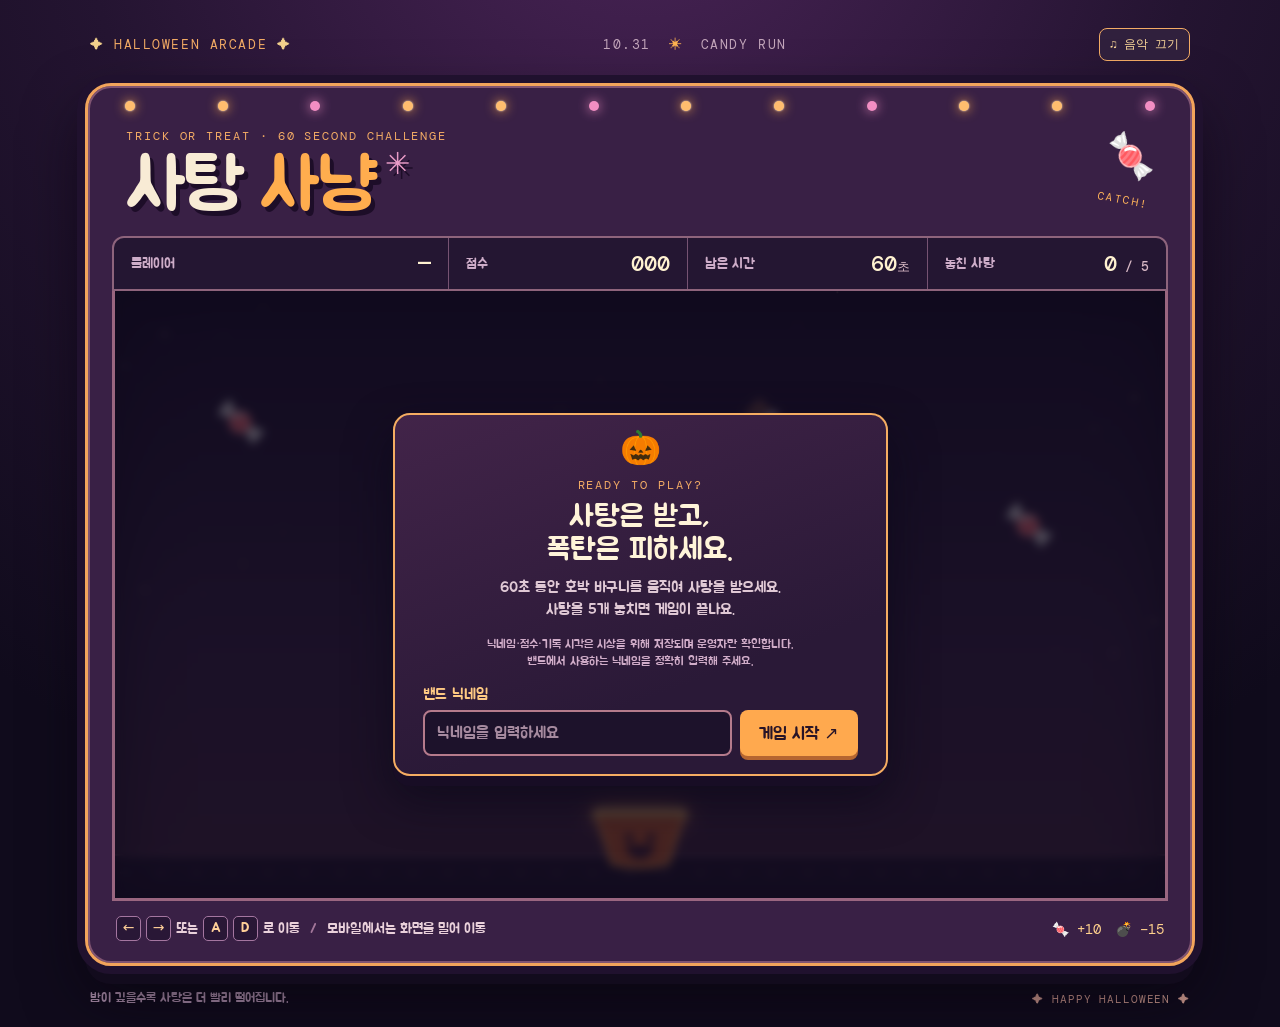
<file: index.html>
<!doctype html>
<html lang="ko">
<head>
  <meta charset="utf-8">
  <meta name="viewport" content="width=device-width, initial-scale=1, viewport-fit=cover">
  <meta name="theme-color" content="#100b1c">
  <meta name="description" content="하늘에서 떨어지는 핼러윈 사탕을 호박 바구니에 받아 보세요.">
  <title>사탕 사냥 — 핼러윈 게임</title>
  <link rel="icon" type="image/svg+xml" href="data:image/svg+xml,%3Csvg xmlns='http://www.w3.org/2000/svg' viewBox='0 0 64 64'%3E%3Crect width='64' height='64' rx='14' fill='%23170c29'/%3E%3Ctext x='32' y='47' text-anchor='middle' font-size='42'%3E%F0%9F%8E%83%3C/text%3E%3C/svg%3E">
  <link rel="stylesheet" href="./style.css?v=3">
  <script type="module" src="./game.js?v=4"></script>
</head>
<body>
  <main class="shell">
    <header class="masthead">
      <div class="brand"><span class="brand-icon" aria-hidden="true">✦</span> HALLOWEEN ARCADE <span class="brand-icon" aria-hidden="true">✦</span></div>
      <div class="masthead-side">10.31 <span aria-hidden="true">✳</span> CANDY RUN</div>
      <button class="music-toggle" id="music-toggle" type="button">♫ 음악 끄기</button>
    </header>

    <section class="machine" aria-label="사탕 사냥 게임">
      <div class="machine-top"><span class="bulb"></span><span class="bulb"></span><span class="bulb"></span><span class="bulb"></span><span class="bulb"></span><span class="bulb"></span><span class="bulb"></span><span class="bulb"></span><span class="bulb"></span><span class="bulb"></span><span class="bulb"></span><span class="bulb"></span></div>
      <div class="title-row">
        <div><div class="eyebrow">TRICK OR TREAT · 60 SECOND CHALLENGE</div><h1>사탕 <em>사냥</em><span class="title-spark" aria-hidden="true">✳</span></h1></div>
        <div class="title-stamp" aria-hidden="true">🍬<br><span>CATCH!</span></div>
      </div>

      <div class="hud" aria-live="polite">
        <div class="hud-item"><span class="hud-label">플레이어</span><strong id="player-name">—</strong></div>
        <div class="hud-item"><span class="hud-label">점수</span><strong id="score">000</strong></div>
        <div class="hud-item"><span class="hud-label">남은 시간</span><strong id="time">60<span class="unit">초</span></strong></div>
        <div class="hud-item"><span class="hud-label">놓친 사탕</span><strong id="misses">0<span class="unit"> / 5</span></strong></div>
      </div>

      <div class="screen-wrap">
        <canvas id="game" width="900" height="520" aria-label="사탕과 폭탄이 떨어지는 게임 화면"></canvas>
        <div class="screen-vignette" aria-hidden="true"></div>
        <div id="start-panel" class="overlay">
          <div class="card">
            <span class="card-icon" aria-hidden="true">🎃</span>
            <div class="card-kicker">READY TO PLAY?</div>
            <h2>사탕은 받고,<br>폭탄은 피하세요.</h2>
            <p>60초 동안 호박 바구니를 움직여 사탕을 받으세요.<br>사탕을 5개 놓치면 게임이 끝나요.</p>
            <p class="record-notice">닉네임·점수·기록 시각은 시상을 위해 저장되며 운영자만 확인합니다.<br>밴드에서 사용하는 닉네임을 정확히 입력해 주세요.</p><p id="start-status" role="status"></p><form id="start-form">
              <label for="nickname">밴드 닉네임</label>
              <div class="form-row"><input id="nickname" name="nickname" type="text" maxlength="16" autocomplete="nickname" placeholder="닉네임을 입력하세요" required><button type="submit">게임 시작 <span aria-hidden="true">↗</span></button></div>
            </form>
          </div>
        </div>
        <div id="end-panel" class="overlay hidden" role="dialog" aria-modal="true" aria-labelledby="end-title">
          <div class="card end-card">
            <span class="card-icon" aria-hidden="true">🍬</span>
            <div class="card-kicker">GAME OVER</div>
            <h2 id="end-title">사탕 수확 완료!</h2>
            <p id="end-summary"></p>
            <div class="final-score"><span>최종 점수</span><strong id="final-score">0</strong></div>
            <p class="coin-award" id="coin-award" role="status">0코인 적립하세요</p>
            <p id="save-status" role="status"></p><button type="button" id="retry-save" class="again-button" hidden>기록 다시 저장</button><button type="button" id="again-button" class="again-button">다시 도전하기 <span aria-hidden="true">↗</span></button>
          </div>
        </div>
      </div>

      <div class="machine-bottom">
        <div class="instructions"><span class="keycap">←</span><span class="keycap">→</span> 또는 <span class="keycap">A</span><span class="keycap">D</span>로 이동 <span class="divider">/</span> 모바일에서는 화면을 밀어 이동</div>
        <div class="legend"><span>🍬 +10</span><span>💣 −15</span></div>
      </div>
      <div class="touch-controls" aria-label="모바일 이동 버튼"><button type="button" id="left-button" aria-label="왼쪽으로 이동">←</button><span>바구니 이동</span><button type="button" id="right-button" aria-label="오른쪽으로 이동">→</button></div>
    </section>
    <footer><span>밤이 깊을수록 사탕은 더 빨리 떨어집니다.</span><span>✦ HAPPY HALLOWEEN ✦</span></footer>
  </main>
</body>
</html>
</file>
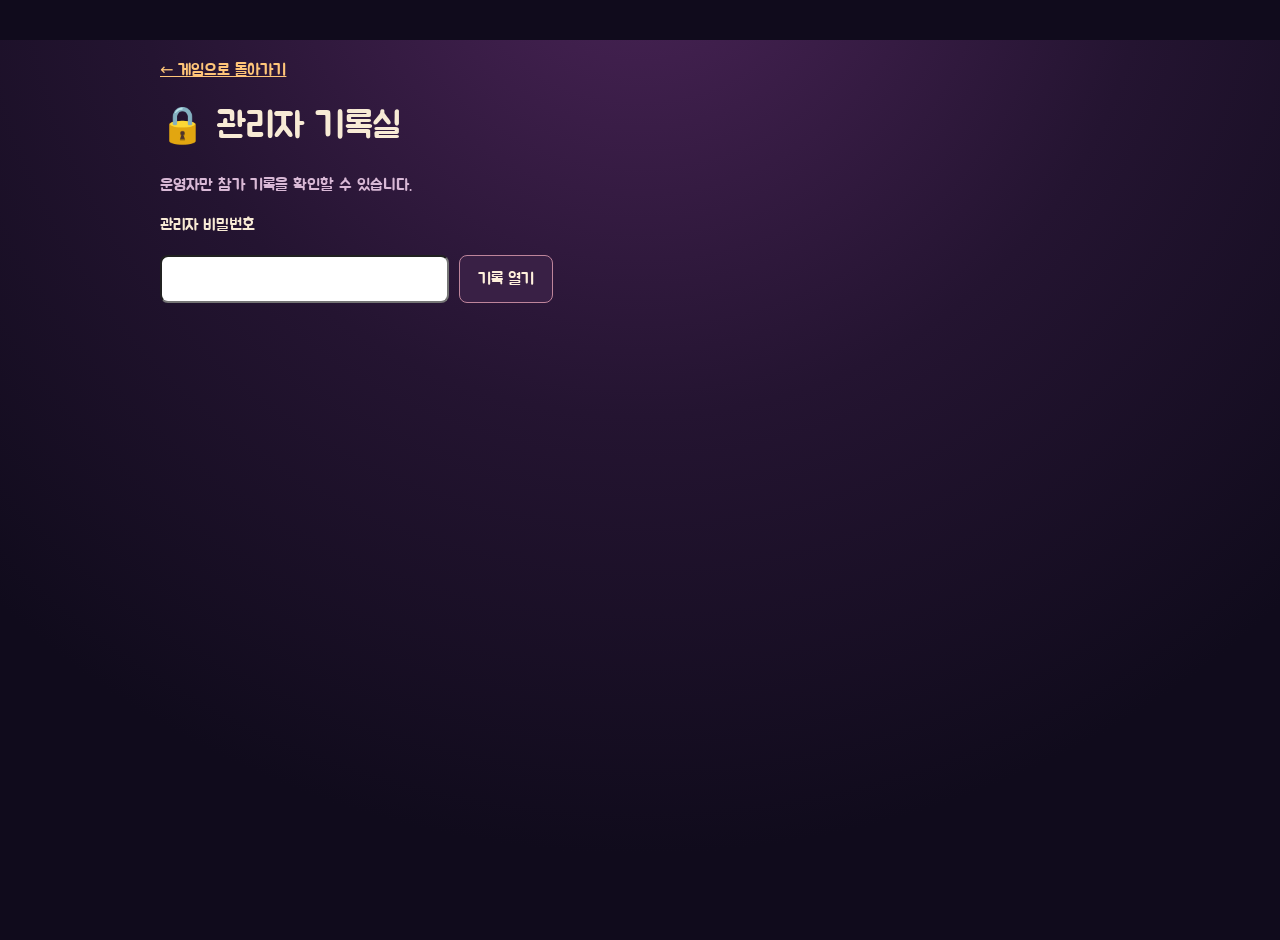
<file: records.html>
<!doctype html><html lang="ko"><head><meta charset="utf-8"><meta name="viewport" content="width=device-width,initial-scale=1"><meta name="robots" content="noindex,nofollow"><title>관리자 기록실 | 사탕 사냥</title><link rel="icon" href="./favicon.svg"><link rel="stylesheet" href="./style.css"><style>
.records-shell{max-width:1000px;margin:40px auto;padding:20px}.records-shell h1{font-size:36px}.records-shell a{color:#ffc679}.records-note{color:#d9b9d6;line-height:1.6}.toolbar{display:flex;gap:10px;flex-wrap:wrap;margin:20px 0}.toolbar button,#more{padding:12px 18px;background:#392045;border:1px solid #be859b;border-radius:8px;color:#fff0dc;font-size:16px}.toolbar button[aria-pressed=true]{background:#ffab51;color:#281427}.table-wrap{overflow:auto;border:1px solid #976078;border-radius:12px}table{width:100%;border-collapse:collapse;white-space:nowrap;font-family:system-ui,sans-serif;font-size:15px}th,td{text-align:left;padding:15px;border-bottom:1px solid #57354f}th{background:#35203f;color:#ffd29a}td{background:#21152e}#record-status{min-height:24px;color:#ffce86}#more{margin-top:14px}[hidden]{display:none!important}button:focus-visible,a:focus-visible{outline:3px solid #ffd286;outline-offset:3px}@media(max-width:600px){.records-shell{margin:12px auto;padding:16px}.records-shell h1{font-size:30px}th,td{padding:11px}}
</style><script src="./records.js" defer></script></head><body><main class="records-shell"><a href="./index.html">← 게임으로 돌아가기</a><h1>🔒 관리자 기록실</h1><form id="admin-login"><p class="records-note">운영자만 참가 기록을 확인할 수 있습니다.</p><label for="admin-password">관리자 비밀번호</label><div class="toolbar"><input id="admin-password" type="password" autocomplete="current-password" required maxlength="256" style="font-size:16px;padding:12px;border-radius:8px;max-width:100%;box-sizing:border-box"><button type="submit">기록 열기</button></div><p id="login-status" role="status"></p></form><section id="admin-content" hidden><button id="logout" type="button">기록실 잠그기</button><p class="records-note">완료 후 저장된 게임만 표시합니다. 닉네임별 최고 점수로 순위를 매기며, 같은 점수는 공동 순위입니다.<br>같은 닉네임은 같은 참가자로 묶습니다. 닉네임 소유 여부는 별도로 확인해 주세요.</p><div class="toolbar"><button id="ranking" aria-pressed="true">최고 점수 순위</button><button id="all" aria-pressed="false">전체 참가 기록</button><button id="refresh">새로고침</button><button id="csv">전체 기록 CSV 내려받기</button></div><p id="record-status" role="status">기록을 불러오는 중…</p><div class="table-wrap"><table><caption id="caption" style="text-align:left;padding:12px">닉네임별 최고 점수 · 상위 200명</caption><thead><tr><th id="first-heading">순위</th><th>밴드 닉네임</th><th>점수</th><th>기록 시각 (한국)</th></tr></thead><tbody id="rows"></tbody></table></div><button id="more" hidden>이전 기록 더 보기</button></section></main></body></html>
</file>
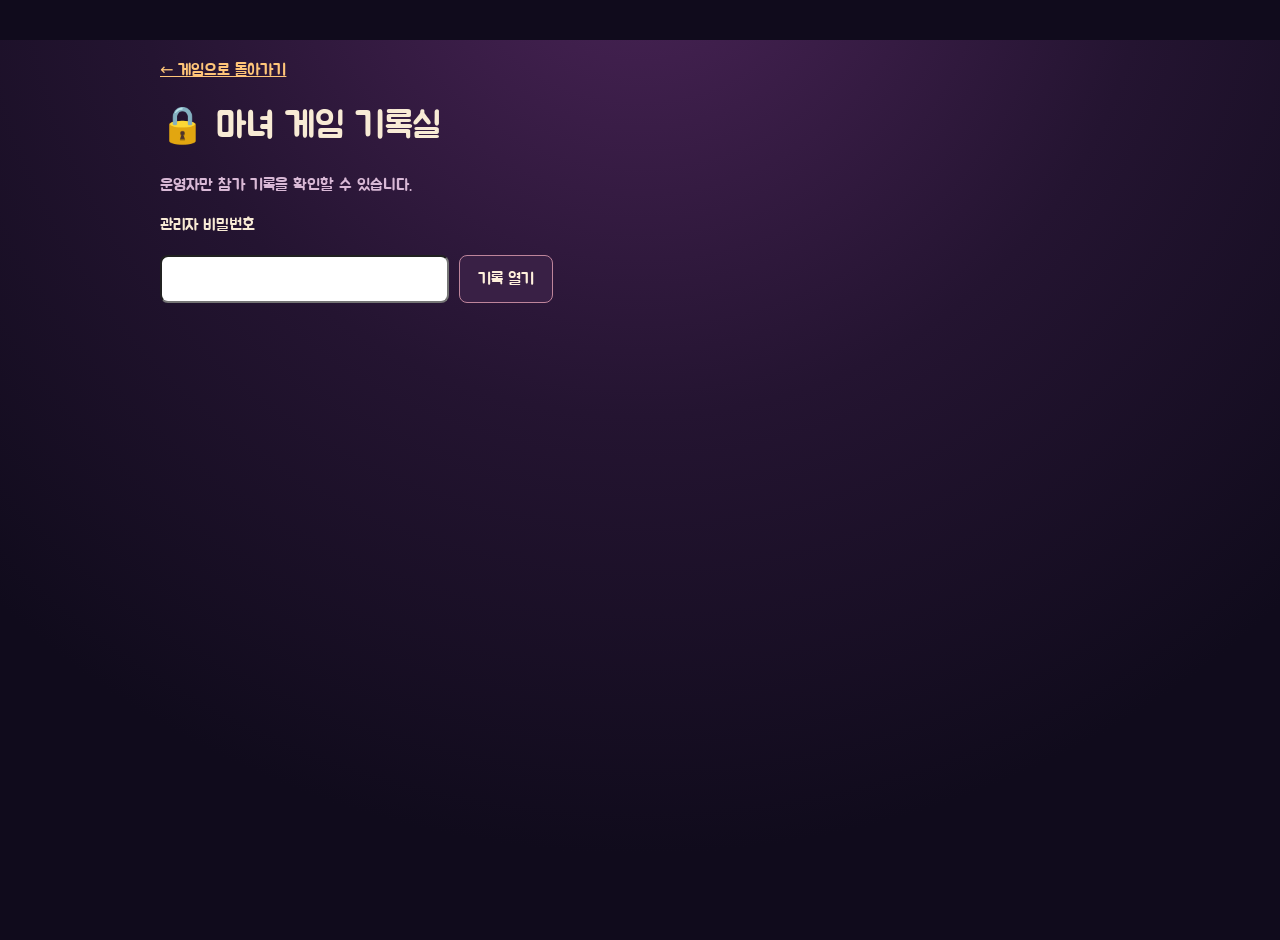
<file: witch-records.html>
<!doctype html><html lang="ko"><head><meta charset="utf-8"><meta name="viewport" content="width=device-width,initial-scale=1"><meta name="robots" content="noindex,nofollow"><title>마녀 게임 관리자 기록실</title><link rel="icon" href="./favicon.svg"><link rel="stylesheet" href="./style.css"><style>
.records-shell{max-width:1000px;margin:40px auto;padding:20px}.records-shell h1{font-size:36px}.records-shell a{color:#ffc679}.records-note{color:#d9b9d6;line-height:1.6}.toolbar{display:flex;gap:10px;flex-wrap:wrap;margin:20px 0}.toolbar button,#more{padding:12px 18px;background:#392045;border:1px solid #be859b;border-radius:8px;color:#fff0dc;font-size:16px}.toolbar button[aria-pressed=true]{background:#ffab51;color:#281427}.table-wrap{overflow:auto;border:1px solid #976078;border-radius:12px}table{width:100%;border-collapse:collapse;white-space:nowrap;font-family:system-ui,sans-serif;font-size:15px}th,td{text-align:left;padding:15px;border-bottom:1px solid #57354f}th{background:#35203f;color:#ffd29a}td{background:#21152e}#record-status{min-height:24px;color:#ffce86}#more{margin-top:14px}[hidden]{display:none!important}button:focus-visible,a:focus-visible{outline:3px solid #ffd286;outline-offset:3px}@media(max-width:600px){.records-shell{margin:12px auto;padding:16px}.records-shell h1{font-size:30px}th,td{padding:11px}}
</style><script src="./witch-records.js?v=2" defer></script></head><body><main class="records-shell"><a href="./witch.html">← 게임으로 돌아가기</a><h1>🔒 마녀 게임 기록실</h1><form id="admin-login"><p class="records-note">운영자만 참가 기록을 확인할 수 있습니다.</p><label for="admin-password">관리자 비밀번호</label><div class="toolbar"><input id="admin-password" type="password" autocomplete="current-password" required maxlength="256" style="font-size:16px;padding:12px;border-radius:8px;max-width:100%;box-sizing:border-box"><button type="submit">기록 열기</button></div><p id="login-status" role="status"></p></form><section id="admin-content" hidden><button id="logout" type="button">기록실 잠그기</button><p class="records-note">닉네임별 최신 도전 기록을 표시합니다. 다시 도전하면 이 표의 기록이 갱신됩니다. 닉네임 소유 여부는 별도로 확인해 주세요.</p><div class="toolbar"><button id="refresh">새로고침</button><button id="csv">현재 기록 CSV 내려받기</button></div><p id="record-status" role="status">기록을 불러오는 중…</p><div class="table-wrap"><table><caption id="caption" style="text-align:left;padding:12px">닉네임별 최신 도전 · 버틴 시간순</caption><thead><tr><th>밴드 닉네임</th><th>던진 쿠키 수</th><th>버틴 시간</th></tr></thead><tbody id="rows"></tbody></table></div><button id="more" hidden>이전 기록 더 보기</button></section></main></body></html>
</file>
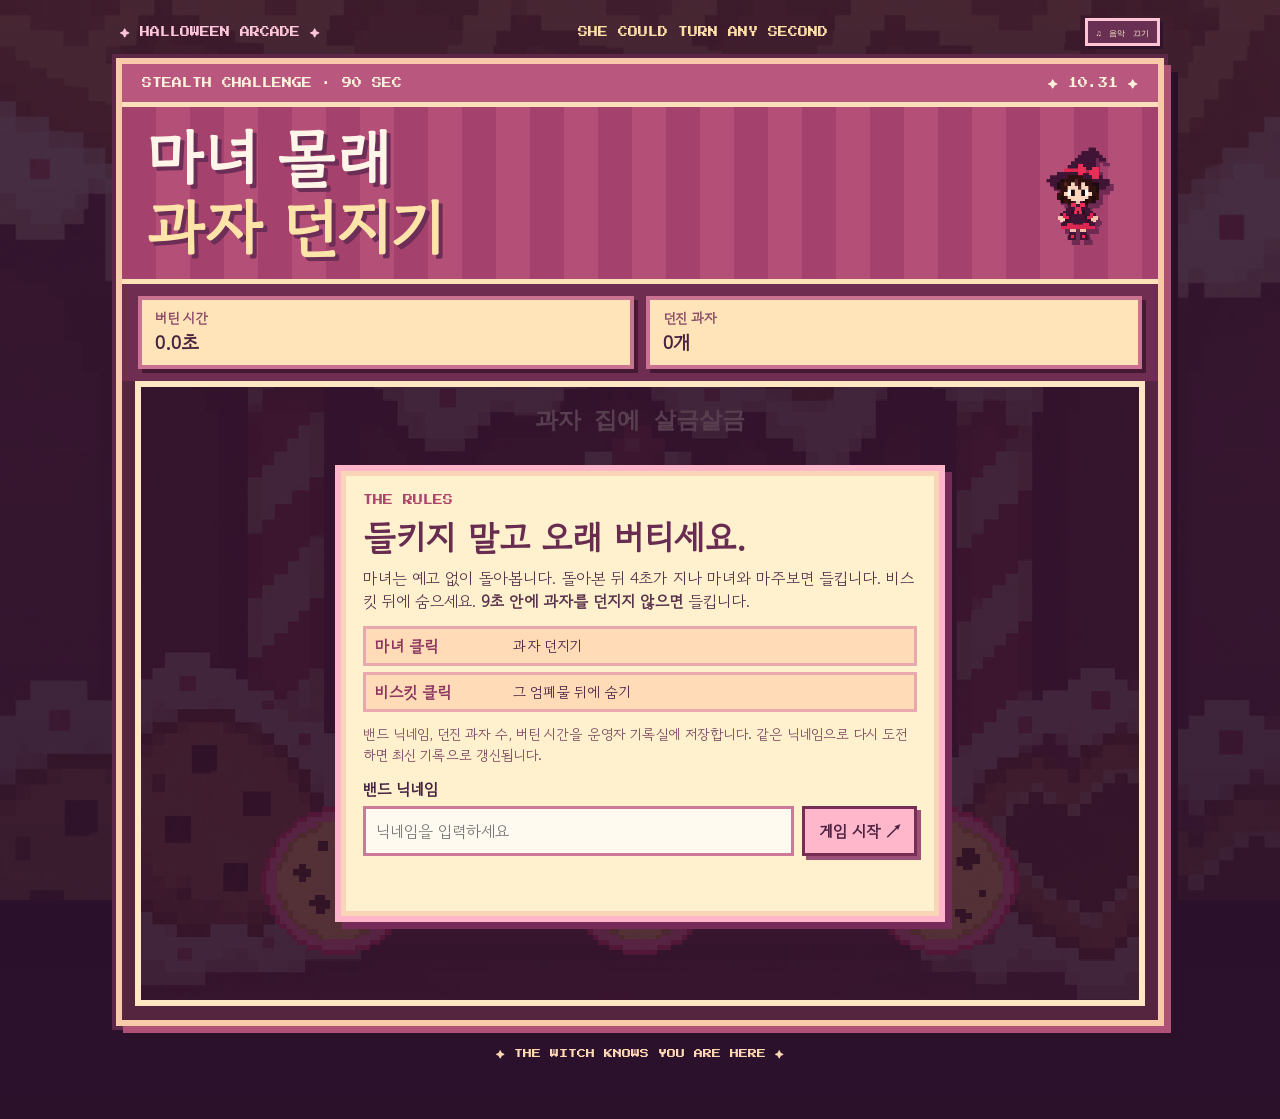
<file: witch.html>
<!doctype html><html lang="ko"><head><meta charset="utf-8"><meta name="viewport" content="width=device-width,initial-scale=1,viewport-fit=cover"><meta name="theme-color" content="#351830"><meta name="description" content="마녀에게 들키지 않고 엄폐물 뒤에서 과자를 던져 보세요."><title>마녀 몰래 과자 던지기</title><link rel="icon" href="./favicon.svg"><link rel="stylesheet" href="./witch.css?v=8"><script type="module" src="./witch.js?v=15"></script></head><body>
<main class="wrap"><header><span class="brand">✦ HALLOWEEN ARCADE ✦</span><span>SHE COULD TURN ANY SECOND</span><button class="music-toggle" id="music-toggle" type="button">♫ 음악 끄기</button></header><section class="machine"><div class="topline"><span>STEALTH CHALLENGE · 90 SEC</span><span>✦ 10.31 ✦</span></div><div class="title"><h1>마녀 몰래<br><em>과자 던지기</em></h1><img class="title-witch" src="./witch-pixel-v3.png" alt="" width="116" height="116"></div><div class="hud"><div><small>버틴 시간</small><strong id="time">0.0초</strong></div><div><small>던진 과자</small><strong id="throws">0개</strong></div></div><div class="stage"><canvas id="scene" width="960" height="590" aria-label="마녀의 시선을 피해 마녀를 눌러 과자를 던지고 비스킷을 눌러 숨는 게임 화면"></canvas><div id="start" class="overlay"><div class="card"><div class="eyebrow">THE RULES</div><h2>들키지 말고 오래 버티세요.</h2><p>마녀는 예고 없이 돌아봅니다. 돌아본 뒤 4초가 지나 마녀와 마주보면 들킵니다. 비스킷 뒤에 숨으세요. <b>9초 안에 과자를 던지지 않으면</b> 들킵니다.</p><div class="help"><div><b>마녀 클릭</b><span>과자 던지기</span></div><div><b>비스킷 클릭</b><span>그 엄폐물 뒤에 숨기</span></div></div><p class="notice">밴드 닉네임, 던진 과자 수, 버틴 시간을 운영자 기록실에 저장합니다. 같은 닉네임으로 다시 도전하면 최신 기록으로 갱신됩니다.</p><form id="start-form"><label for="nickname">밴드 닉네임</label><div class="formrow"><input id="nickname" maxlength="16" required placeholder="닉네임을 입력하세요" autocomplete="nickname"><button>게임 시작 ↗</button></div></form><p id="start-status" role="status"></p></div></div><div id="end" class="overlay hidden" role="dialog" aria-modal="true" aria-labelledby="end-title"><div id="witch-jump" class="witch-jump" aria-hidden="true"><img src="./witch-pixel-v3.png" alt=""></div><div class="card"><div class="eyebrow">GAME OVER</div><h2 id="end-title">마녀에게 들켰어요!</h2><p id="end-detail"></p><div class="result">버틴 시간 <strong id="final-time">0.0초</strong></div><p class="coin-award" id="coin-award" role="status">0코인 적립하세요</p><p id="save-status" role="status"></p><button id="retry" type="button" hidden>기록 다시 저장</button><button id="again" type="button">다시 도전하기 ↗</button></div></div></div></section><footer>✦ THE WITCH KNOWS YOU ARE HERE ✦</footer></main>
</body></html>
</file>
<file: style.css>
@import url('https://fonts.googleapis.com/css2?family=DM+Mono:wght@400;500&family=Jua&display=swap');
:root{font-family:'Jua',system-ui,sans-serif;color:#f8ebd5;background:#100b1c;font-synthesis:none}
*{box-sizing:border-box}body{margin:0;min-width:320px;background:radial-gradient(circle at 50% -15%,#4b2458 0,#241431 42%,#100b1c 78%);min-height:100vh}button,input{font:inherit}button{cursor:pointer}.shell{width:min(1110px,calc(100% - 32px));margin:auto;padding:28px 0 20px}.masthead,footer{display:flex;justify-content:space-between;align-items:center}.masthead{font-family:'DM Mono',monospace;color:#f3ab65;font-size:13px;letter-spacing:.12em;padding:0 5px 22px}.brand-icon{color:#f3d18d}.masthead-side{color:#c3a6bb}.masthead-side span{padding:0 8px;color:#ffb451}.machine{position:relative;background:#392045;border:3px solid #f2a45b;border-radius:26px;padding:14px 24px 22px;box-shadow:0 0 0 8px #20112e,0 18px 0 #120b1d,0 28px 60px #07030caa,inset 0 0 0 2px #805472}.machine-top{display:flex;justify-content:space-between;gap:12px;padding:1px 13px 12px}.bulb{width:10px;height:10px;border-radius:50%;background:#ffbd6e;box-shadow:0 0 12px #ffab49,0 0 2px #fff;flex:0 0 auto}.bulb:nth-child(3n){background:#f28ec3;box-shadow:0 0 12px #f28ec3}.title-row{display:flex;align-items:center;justify-content:space-between;padding:5px 14px 14px}.eyebrow,.card-kicker{font-family:'DM Mono',monospace;font-size:12px;letter-spacing:.16em;color:#f3ab65}.title-row h1{font-size:clamp(38px,6vw,72px);line-height:1;margin:6px 0 0;letter-spacing:-.04em;text-shadow:4px 5px 0 #1d0d28}.title-row h1 em{font-style:normal;color:#ffad4e}.title-spark{font-size:.42em;vertical-align:top;margin-left:10px;color:#e99bc7}.title-stamp{text-align:center;font-size:42px;transform:rotate(11deg);line-height:.8}.title-stamp span{font-family:'DM Mono',monospace;font-size:11px;letter-spacing:.15em;color:#ffb35a}.hud{display:grid;grid-template-columns:1.4fr 1fr 1fr 1fr;gap:1px;background:#765372;border:2px solid #8e647c;border-radius:12px 12px 0 0;overflow:hidden}.hud-item{background:#241632;display:flex;align-items:center;justify-content:space-between;gap:8px;padding:11px 17px;min-width:0}.hud-label{font-size:14px;color:#ceadc9}.hud strong{font-family:'DM Mono',monospace;color:#fff2d1;font-size:22px;font-weight:500;white-space:nowrap;overflow:hidden;text-overflow:ellipsis}.hud .unit{font-size:13px;color:#d7b8c4}.screen-wrap{position:relative;aspect-ratio:900/520;overflow:hidden;border:3px solid #9a6680;border-top:0;background:#151125;touch-action:none}.screen-wrap canvas{display:block;width:100%;height:100%}.screen-vignette{pointer-events:none;position:absolute;inset:0;box-shadow:inset 0 0 60px #0c081aaa}.overlay{position:absolute;inset:0;display:flex;align-items:center;justify-content:center;padding:18px;background:#100b1cb8;backdrop-filter:blur(5px)}.hidden{display:none}.card{width:min(495px,100%);max-height:100%;overflow:auto;text-align:center;padding:24px 28px 27px;border:2px solid #f5ad62;border-radius:17px;background:linear-gradient(160deg,#422449,#2a1937 70%);box-shadow:0 10px 0 #180d25,0 22px 45px #0a0718aa}.card-icon{display:block;font-size:43px;line-height:1.1;margin-bottom:9px}.card h2{font-size:clamp(25px,3.6vw,37px);line-height:1.1;margin:8px 0 10px;color:#fff4d9}.card p{font-size:15px;line-height:1.45;color:#e0c9d5;margin:0 0 15px}.card label{display:block;text-align:left;color:#ffca83;font-size:15px;margin-bottom:6px}.form-row{display:flex;gap:8px}.form-row input{min-width:0;flex:1;border:2px solid #b57b8c;border-radius:8px;background:#1d122b;color:white;padding:11px 12px;outline:none;font-size:16px}.form-row input::placeholder{color:#a68a9f}.form-row input:focus{border-color:#ffd184;box-shadow:0 0 0 3px #e99d6338}.form-row button,.again-button{border:0;border-radius:8px;background:#ffa94e;color:#281427;padding:11px 19px;font-size:17px;box-shadow:0 4px 0 #b66530;white-space:nowrap}.form-row button:hover,.again-button:hover{background:#ffc476}.form-row button:active,.again-button:active{transform:translateY(3px);box-shadow:0 1px 0 #b66530}.machine-bottom{display:flex;align-items:center;justify-content:space-between;gap:14px;padding:15px 4px 0;font-size:14px;color:#ead1db}.instructions{display:flex;align-items:center;gap:5px;flex-wrap:wrap}.keycap{border:1px solid #a476a0;background:#291736;border-radius:5px;min-width:25px;height:25px;text-align:center;line-height:23px;color:#ffd098}.divider{color:#a4779b;margin:0 5px}.legend{display:flex;gap:14px;font-family:'DM Mono',monospace;color:#ffd18d;white-space:nowrap}.touch-controls{display:none}.final-score{border:1px solid #ab7389;background:#251533;border-radius:10px;margin:17px 0 20px;padding:10px;display:flex;align-items:center;justify-content:center;gap:22px}.final-score span{color:#d7b6cc}.final-score strong{font-family:'DM Mono',monospace;font-size:31px;color:#ffb654}.again-button{width:100%}footer{padding:25px 5px 0;font-size:13px;color:#a98da9}footer span:last-child{font-family:'DM Mono',monospace;color:#cf9b8f;font-size:11px;letter-spacing:.08em}
@media(max-width:700px){.shell{width:min(100% - 20px,540px);padding:13px 0}.masthead{font-size:10px;padding-bottom:17px}.masthead-side{display:none}.machine{padding:10px 10px 14px;border-radius:19px;box-shadow:0 0 0 4px #20112e,0 13px 0 #120b1d}.machine-top{padding:1px 4px 8px;gap:5px}.bulb{width:6px;height:6px}.title-row{padding:7px 5px 13px}.title-row h1{font-size:42px}.eyebrow{font-size:9px}.title-stamp{font-size:30px}.title-stamp span{font-size:8px}.hud{grid-template-columns:repeat(4,1fr)}.hud-item{display:block;text-align:center;padding:7px 2px}.hud-label{display:block;font-size:11px;margin-bottom:1px}.hud strong{display:block;font-size:16px}.hud .unit{font-size:10px}.screen-wrap{aspect-ratio:4/5}.overlay{padding:10px}.card{padding:16px 15px 20px}.card-icon{font-size:32px;margin-bottom:4px}.card-kicker{font-size:10px}.card h2{font-size:26px;margin:5px 0}.card p{font-size:13px;margin-bottom:10px}.card label{font-size:13px}.form-row{flex-direction:column}.form-row input,.form-row button{padding:9px;font-size:15px}.machine-bottom{padding:12px 3px 0;display:block;font-size:12px}.keycap{min-width:21px;height:21px;line-height:19px}.legend{margin-top:8px;font-size:12px}.touch-controls{display:flex;align-items:center;justify-content:space-between;margin:11px 2px 0;gap:13px;color:#d3b4cd;font-size:13px}.touch-controls button{flex:1;border:2px solid #a7759c;background:#281636;color:#ffd185;border-radius:8px;height:48px;font-size:27px;touch-action:none}.touch-controls button:active{background:#57315c}footer{display:block;text-align:center;padding-top:23px}footer span:last-child{display:none}}
@media(max-width:375px){.title-row h1{font-size:35px}.screen-wrap{aspect-ratio:4/5.5}.card h2{font-size:23px}.card p{font-size:12px}.card{padding:10px}}
@media(prefers-reduced-motion:reduce){*{scroll-behavior:auto!important}}

button:disabled{opacity:.55;cursor:wait}.record-notice{font-size:12px!important;color:#d1adc9!important;margin:8px 0!important}#start-status,#save-status{font-size:14px;color:#ffce86}.records-link{display:block;margin:12px;color:#ffd286;font-size:15px}.records-nav{text-align:center;margin-top:24px}.records-nav a{color:#ffd286}#retry-save{margin-bottom:8px}.card{padding-top:17px;padding-bottom:18px}.card-icon{font-size:33px}.card h2{font-size:30px}@media(max-width:700px){.card h2{font-size:23px}.card-icon{font-size:27px}.card{padding:12px}.record-notice{font-size:11px!important}.screen-wrap{aspect-ratio:4/5.5}}
.coin-award{margin:-7px 0 14px!important;padding:10px 12px;border:2px solid #ffd18e;border-radius:9px;background:#69405d;color:#fff0c7!important;font-size:19px!important;font-weight:700;line-height:1.3!important}
.music-toggle{flex:none;border:1px solid #f3ab65;border-radius:8px;background:#30203d;color:#ffdb9c;padding:7px 10px;font:600 12px 'DM Mono',monospace;letter-spacing:0;cursor:pointer}
.music-toggle:hover,.music-toggle:focus-visible{background:#62436a;outline:2px solid #ffe0af;outline-offset:2px}
@media(max-width:700px){.music-toggle{padding:6px 7px;font-size:10px}.masthead{gap:8px;letter-spacing:.02em}.brand{white-space:nowrap}}
</file>
<file: witch.css>
@import url('https://fonts.googleapis.com/css2?family=Gowun+Dodum&family=Press+Start+2P&display=swap');
:root{font-family:'Gowun Dodum',system-ui,sans-serif;color:#fff5ec;background:#2b122a}*{box-sizing:border-box}body{margin:0;min-height:100vh;background:linear-gradient(#2b112bdb,#2b112bf0),url('./candy-house-v3.png') center top/cover fixed;background-color:#2b122a;font-size:16px}button,input{font:inherit}button{cursor:pointer}button:disabled{opacity:.55;cursor:wait}[hidden],.hidden{display:none!important}.wrap{width:min(1080px,100%);margin:auto;padding:18px 16px 38px}header,.topline{display:flex;justify-content:space-between;gap:12px;align-items:center}header{color:#ffe0a8;font-family:'Press Start 2P',monospace;font-size:10px;line-height:1.6;margin:0 4px 12px}.brand{color:#ffc6da}.machine{background:#55243f;border:6px solid #f9caa9;box-shadow:7px 7px 0 #af5176,14px 14px 0 #2b1128,0 0 0 4px #5d2848}.topline{padding:11px 20px;background:#b9577e;color:#fff2dc;border-bottom:5px solid #ffdfbb;font-family:'Press Start 2P',monospace;font-size:10px;line-height:1.6}.title{display:flex;align-items:center;justify-content:space-between;gap:18px;padding:16px 24px;background:repeating-linear-gradient(90deg,#a4426d 0 34px,#b45077 34px 68px);border-bottom:5px solid #ffe2ba}.title h1{font-size:clamp(2.2rem,5vw,3.9rem);line-height:1.12;margin:0;color:#fff5e9;text-shadow:4px 4px 0 #6c2d56}.title em{font-style:normal;color:#ffe4a9}.title-witch{display:block;width:112px;height:112px;object-fit:contain;image-rendering:pixelated;filter:drop-shadow(4px 5px #6f2a53)}.hud{display:grid;grid-template-columns:repeat(2,minmax(0,1fr));gap:12px;padding:12px 16px;background:#6f2d51}.hud>div{min-width:0;background:#ffe4ba;border:4px solid #ca7292;box-shadow:4px 4px 0 #451833;padding:8px 13px;color:#48223e}.hud small{display:block;color:#8c4a66;font-size:14px;font-weight:700}.hud strong{display:block;font-size:1.23rem;white-space:nowrap}.stage{position:relative;margin:0 13px 14px;border:6px solid #ffe7c3;box-shadow:inset 0 0 0 5px #ac507a;background:#522743;touch-action:none}.stage canvas{display:block;width:100%;height:auto;image-rendering:pixelated;touch-action:none}.overlay{position:absolute;inset:0;display:grid;place-items:center;overflow:auto;padding:16px;background:#2c102bc9}.card{width:min(610px,100%);max-height:100%;overflow:auto;padding:22px;background:#fff0ce;color:#432040;border:6px solid #ffb6cb;box-shadow:7px 7px 0 #762b59,inset 0 0 0 5px #f8d5b7}.eyebrow{font-family:'Press Start 2P',monospace;font-size:10px;line-height:1.5;color:#ac476c}.card h2{font-size:clamp(1.55rem,3vw,2.15rem);line-height:1.24;margin:8px 0;color:#682c50}.card p{line-height:1.47;margin:8px 0 12px;color:#59324b}.help{display:grid;gap:6px;margin:12px 0}.help div{display:flex;gap:10px;align-items:center;background:#ffdbb8;border:3px solid #e9a8b0;padding:5px 9px}.help b{color:#8b355e;min-width:128px}.help span{font-size:.9rem}.notice{font-size:.88rem;color:#79445d!important}label{display:block;margin:8px 0 5px;font-weight:700}.formrow{display:flex;gap:8px}.formrow input{min-width:0;flex:1;border:3px solid #cb7997;background:#fffaf0;color:#391d37;padding:10px}.card button{border:3px solid #772e54;background:#ffb7cb;color:#4c2141;box-shadow:4px 4px 0 #9c5277;font-weight:800;padding:10px 14px}.card button:hover{background:#ffd0dd}.card button:focus-visible,input:focus-visible{outline:3px solid #6c2a55;outline-offset:2px}#start-status,#save-status{min-height:1.1em;color:#9b3b65}.result{padding:11px;background:#ffdfb8;border:3px solid #ca7999;display:flex;align-items:center;justify-content:space-between;gap:12px;margin:12px 0}.result strong{font-size:2rem;color:#a2436b}#retry,#again{margin:4px 8px 0 0}footer{text-align:center;color:#ffd8b3;padding:20px;font-family:'Press Start 2P',monospace;font-size:9px;line-height:1.7}.witch-jump{display:none}.overlay.caught{background:#2b0d27e8;animation:witch-flash .6s ease-out}.overlay.caught .witch-jump{position:absolute;inset:0;display:grid;place-items:center;z-index:3;pointer-events:none;animation:witch-lunge .9s cubic-bezier(.16,1,.3,1) both}.overlay.caught .witch-jump img{display:block;width:min(78vw,460px);height:auto;max-height:85%;object-fit:contain;image-rendering:pixelated;filter:drop-shadow(0 0 25px #ffbed4)}.overlay.caught .card{animation:witch-card 1.25s ease both;animation-delay:.35s}@keyframes witch-lunge{0%{opacity:0;transform:scale(.12) rotate(-15deg)}35%{opacity:1;transform:scale(1.5) rotate(4deg)}70%{opacity:1;transform:scale(1.1)}100%{opacity:0;transform:scale(1.8)}}@keyframes witch-flash{0%{background:#ffd1de99}25%{background:#2c0e27f2}50%{background:#ffbcd455}100%{background:#2b0d27e8}}@keyframes witch-card{0%,55%{opacity:0;transform:translateY(25px)}100%{opacity:1;transform:none}}@media(prefers-reduced-motion:reduce){.overlay.caught,.overlay.caught .witch-jump,.overlay.caught .card{animation:none}.overlay.caught .witch-jump{display:none}}
@media(max-width:700px){.wrap{padding:8px 7px 25px}header{font-size:7px;margin:0 2px 7px}.machine{border-width:4px;box-shadow:4px 4px 0 #af5176,8px 8px 0 #2b1128}.topline{padding:8px 10px;font-size:7px;border-bottom-width:4px}.title{padding:9px 12px;gap:4px;border-bottom-width:4px}.title h1{font-size:clamp(1.65rem,8vw,2.5rem);text-shadow:2px 2px #6c2d56}.title-witch{width:72px;height:72px;flex:none}.hud{gap:6px;padding:6px}.hud>div{padding:4px 7px;border-width:3px;box-shadow:2px 2px 0 #451833}.hud small{font-size:12px}.hud strong{font-size:16px}.stage{margin:0 5px 7px;border-width:4px;display:flex;flex-direction:column;touch-action:auto}.stage canvas{width:100%;height:auto;order:2;touch-action:none}.overlay#start{position:relative;order:1;padding:6px;background:#823c61;overflow:visible}.overlay#start .card{max-height:none;width:100%;padding:11px;border-width:4px;box-shadow:3px 3px 0 #762b59}.card h2{font-size:1.35rem;margin:5px 0}.card p{font-size:.88rem;line-height:1.4;margin:5px 0 7px}.help{gap:4px;margin:7px 0}.help div{padding:4px 6px;gap:7px;border-width:2px}.help b{min-width:86px;font-size:.78rem}.help span{font-size:.78rem}.notice{font-size:.77rem!important}.eyebrow{font-size:8px}.formrow input,.card button{font-size:.9rem;padding:8px}.overlay#end{z-index:2;padding:6px}.overlay#end .card{padding:12px;max-height:95%}.overlay.caught .witch-jump img{width:90vw;max-height:70%}footer{font-size:8px;padding:12px}}
.coin-award{margin:8px 0!important;padding:8px 10px;background:#ffca9e;border:3px solid #be698b;color:#722e53!important;text-align:center;font-size:1.1rem;font-weight:800}
.music-toggle{flex:none;border:3px solid #ffc5d5;background:#6a3054;color:#fff1cf;padding:5px 8px;font:8px 'Press Start 2P',monospace;line-height:1.5;box-shadow:3px 3px 0 #30142b;cursor:pointer}
.music-toggle:hover,.music-toggle:focus-visible{background:#9e4770;outline:2px solid #fff0c9;outline-offset:2px}
@media(max-width:700px){header>span:not(.brand){display:none}.music-toggle{font-size:7px;padding:5px 6px}header{gap:8px}}
</file>
